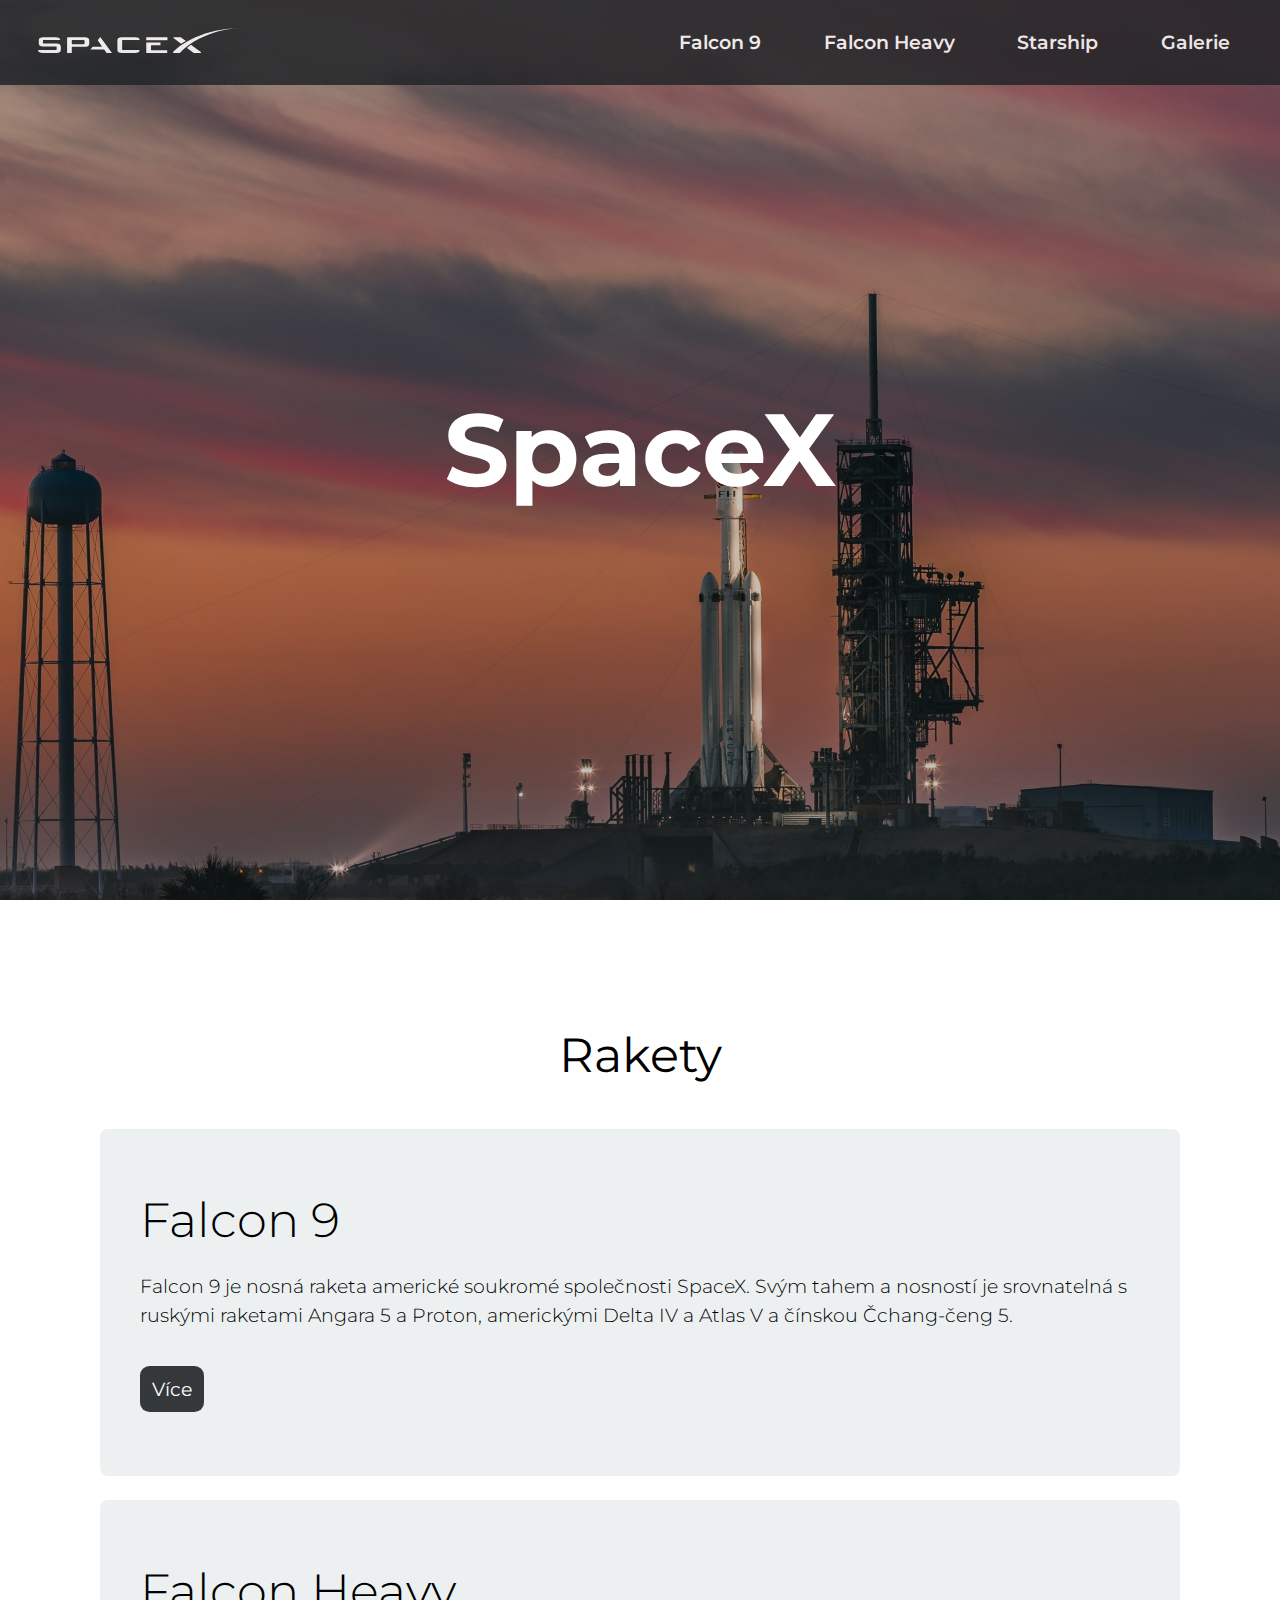
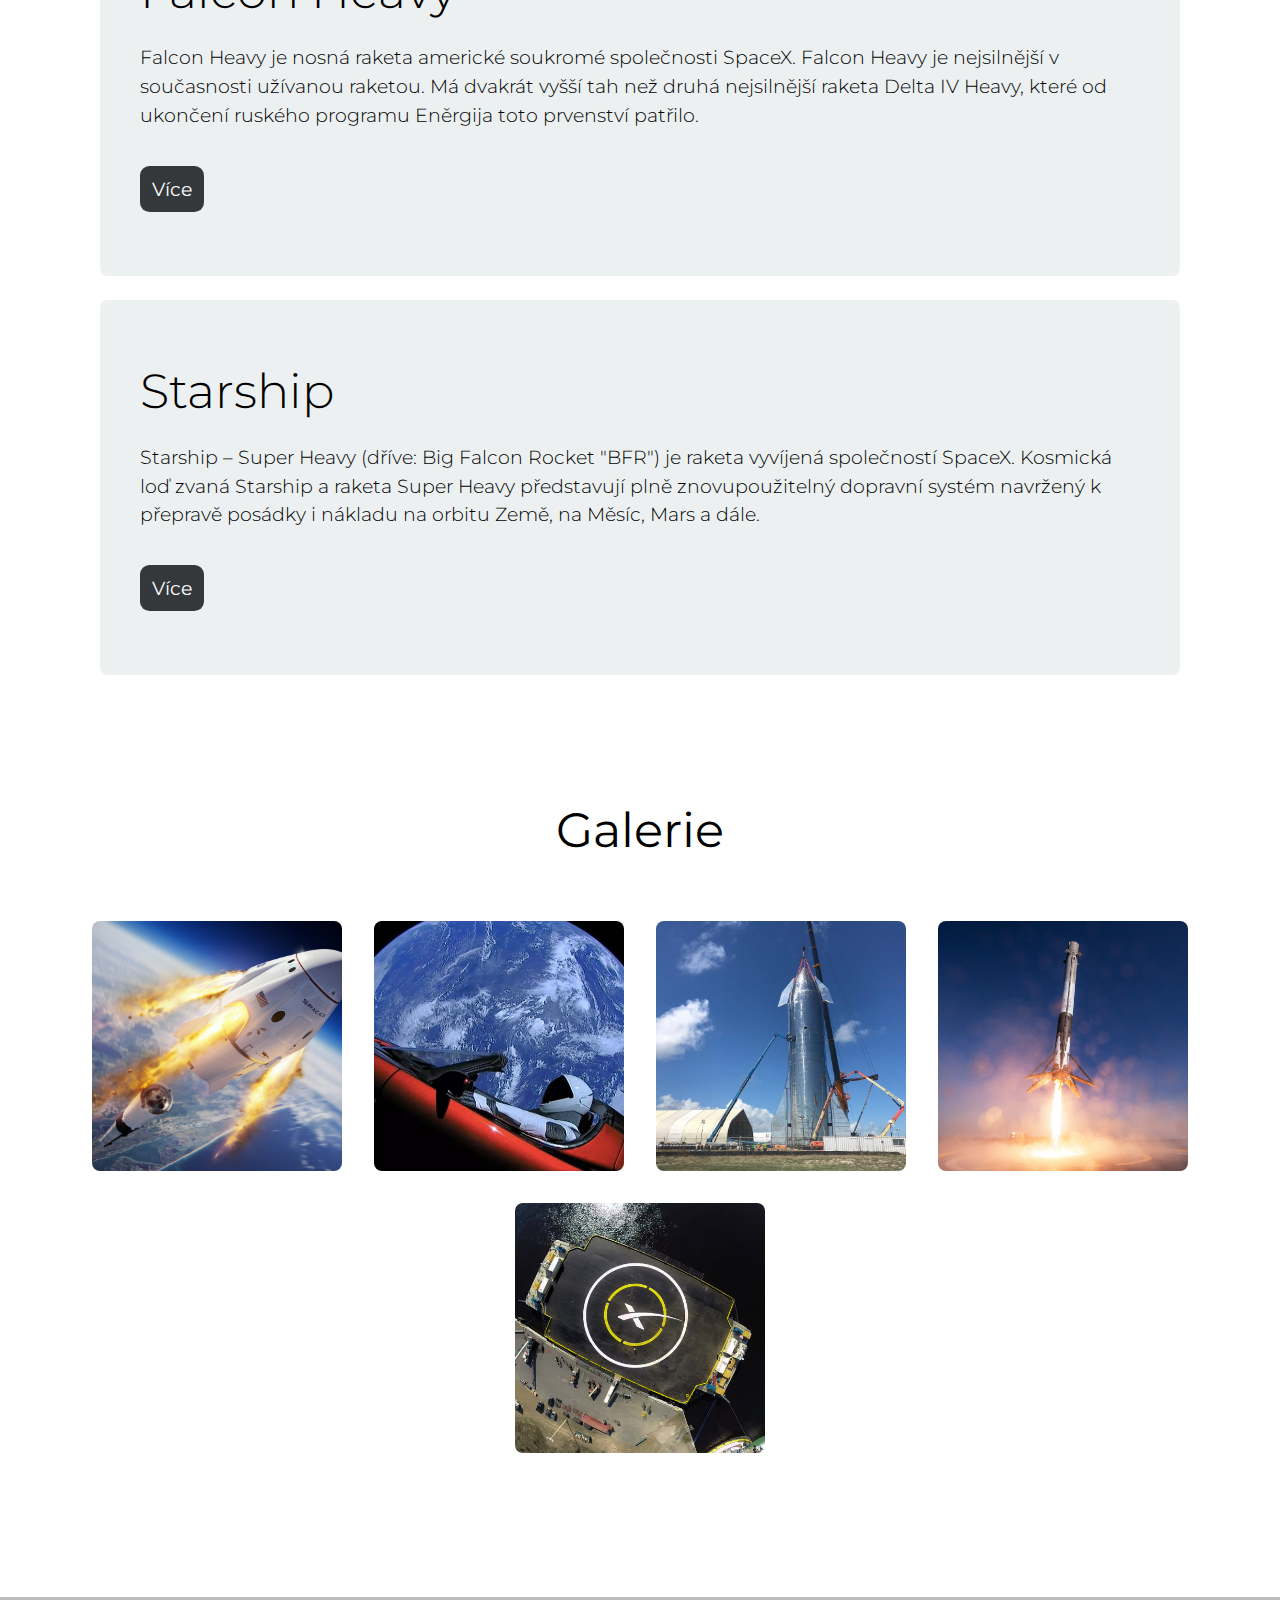
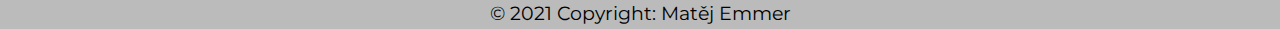
<file: index.html>
<!DOCTYPE html>
<html lang="cs">
<head>
  <meta charset="UTF-8">
  <meta http-equiv="X-UA-Compatible" content="IE=edge">
  <meta name="viewport" content="width=device-width, initial-scale=1.0">
  <link rel="stylesheet" href="./css/style.css">
  <link rel="stylesheet" href="./css/normalize.css">
  <link rel="stylesheet" href="https://cdnjs.cloudflare.com/ajax/libs/font-awesome/4.7.0/css/font-awesome.min.css">
  <title>SpaceX</title>
</head>
<body>
<nav>
  <a class="navbar-brand" href="./index.html">
    <img src="./images/spacex_logo.svg" alt="SpaceX logo" width="200" >  
  </a>
  <ul class="nav-items" id="items">
    <li class="nav-item">
      <a class="nav-link" href="#F9">Falcon 9</a>
    </li>
    <li class="nav-item">
      <a class="nav-link" href="#FH">Falcon Heavy</a>
    </li>
    <li class="nav-item">
      <a class="nav-link" href="#Starship">Starship</a>
    </li>
    <li class="nav-item">
      <a class="nav-link" href="#galerie">Galerie</a>
    </li>
  </ul>
  <a href="javascript:void(0);" class="icon" onclick="open_navbar()">
    <i class="fa fa-bars"></i>
  </a>
</nav>

<div class="title-image mb-standard">
  <h1>SpaceX</h1>
</div>

<div class="mb-standard">
  <h1 class="sekce-nadpis" id="F9">Rakety</h1>
  <div class="jumbotron">
    <h2 class="jumbotron-nadpis">Falcon 9</h2>
    <p class="jumbotron-text">Falcon 9 je nosná raketa americké soukromé společnosti SpaceX. Svým tahem a nosností je srovnatelná s ruskými raketami Angara 5 a Proton, americkými Delta IV a Atlas V a čínskou Čchang-čeng 5.</p>
    <p class="lead" id="FH">
      <a class="button-green" href="./rakety/Falcon9.html" role="button">Více</a>
    </p>
  </div>
  <div class="jumbotron">
    <h2 class="jumbotron-nadpis">Falcon Heavy</h2>
    <p class="jumbotron-text">Falcon Heavy je nosná raketa americké soukromé společnosti SpaceX. Falcon Heavy je nejsilnější v současnosti užívanou raketou. Má dvakrát vyšší tah než druhá nejsilnější raketa Delta IV Heavy, které od ukončení ruského programu Eněrgija toto prvenství patřilo.</p>
    <p class="lead" id="Starship">
      <a class="button-green" href="./rakety/FalconHeavy.html" role="button">Více</a>
    </p>
  </div>
  <div class="jumbotron">
    <h2 class="jumbotron-nadpis">Starship</h2>
    <p class="jumbotron-text">Starship – Super Heavy (dříve: Big Falcon Rocket "BFR") je raketa vyvíjená společností SpaceX. Kosmická loď zvaná Starship a raketa Super Heavy představují plně znovupoužitelný dopravní systém navržený k přepravě posádky i nákladu na orbitu Země, na Měsíc, Mars a dále.</p>
    <p class="lead">
      <a class="button-green" href="./rakety/Starship.html" role="button">Více</a>
    </p>
  </div>
</div>


<div class="mb-standard">
  <h1 class="sekce-nadpis" id="galerie">Galerie</h1>
  <div class="galerie">
    <img class="galerie-fotka" src="./images/dragon.jpg" alt="Crew dragon">
    <img class="galerie-fotka" src="./images/starman.jpg" alt="Starman auto">
    <img class="galerie-fotka" src="./images/starshipGalerie.jpg" alt="Starship prototyp">
    <img class="galerie-fotka" src="./images/F9Landing.jpg" alt="Přistání boosteru Falcon 9">
    <img class="galerie-fotka" src="./images/lod.jpg" alt="Přistávací loď">
  </div>
</div>

<!-- Footer -->
<footer>
  <div class="copyright">
    <p>© 2021 Copyright: Matěj Emmer</p>
  </div>
</footer>
<script src="./js/script.js"></script>
</body>
</html>
</file>
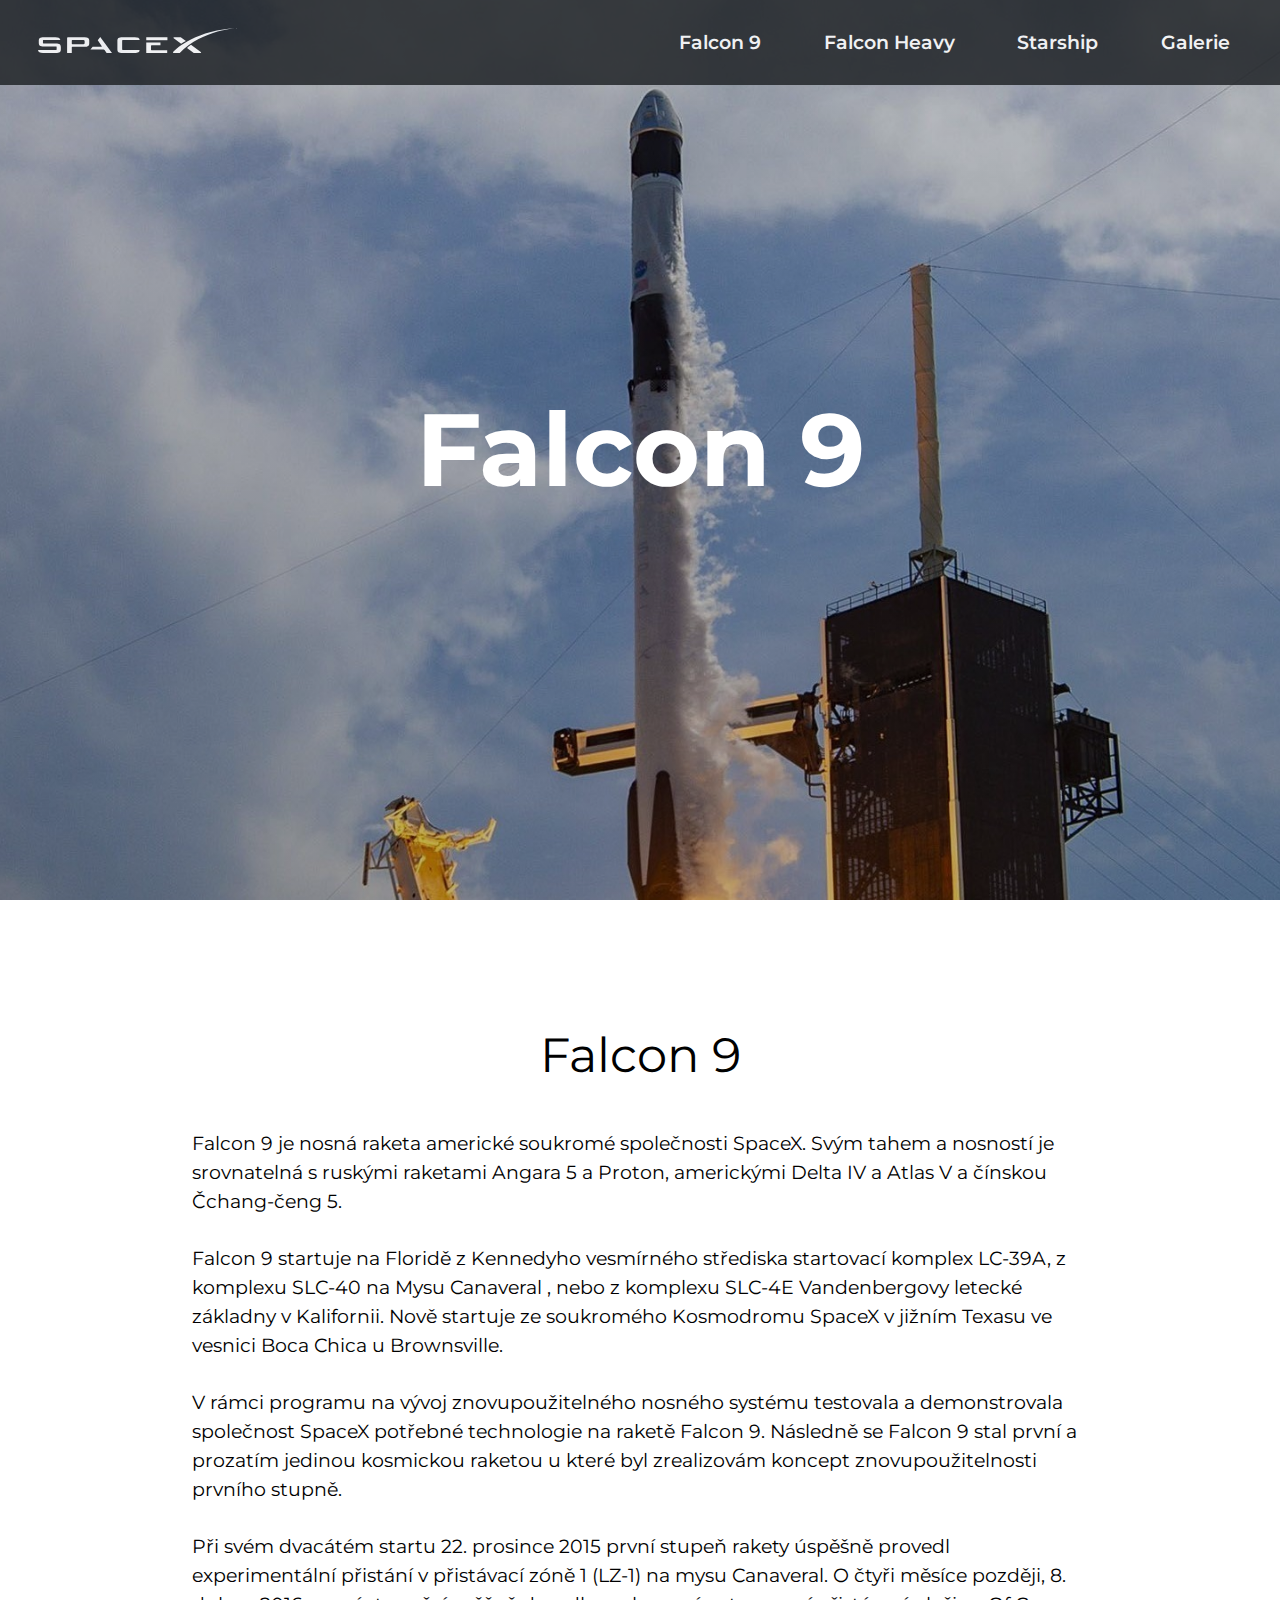
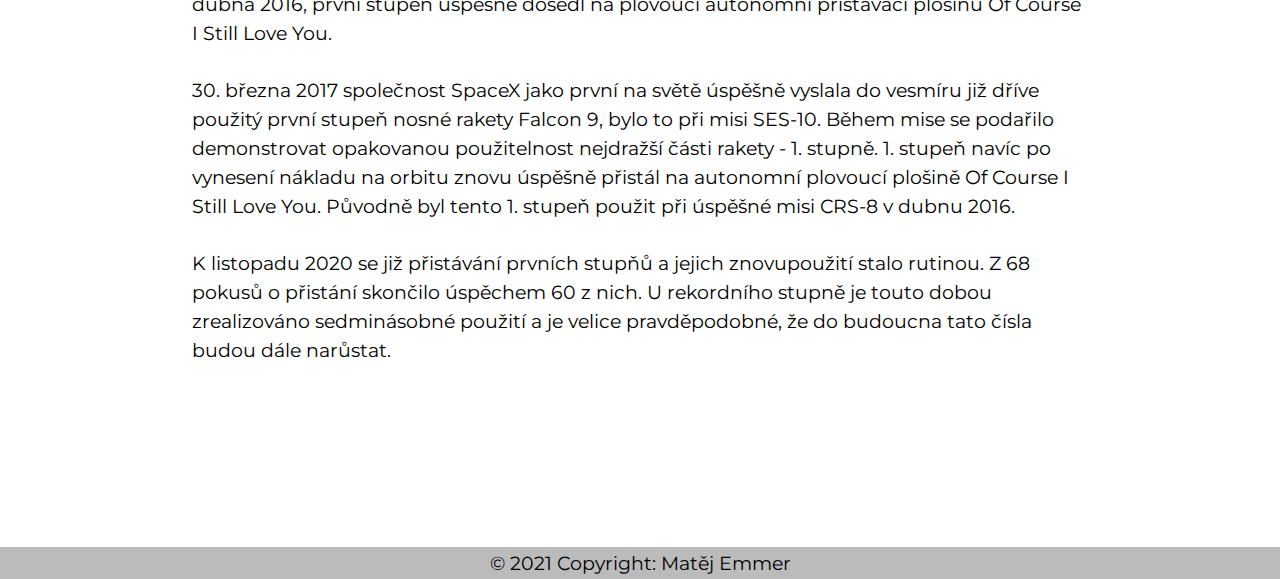
<file: rakety/Falcon9.html>
<!DOCTYPE html>
<html lang="cs">
<head>
  <meta charset="UTF-8">
  <meta http-equiv="X-UA-Compatible" content="IE=edge">
  <meta name="viewport" content="width=device-width, initial-scale=1.0">
  <link rel="stylesheet" href="../css/style.css">
  <link rel="stylesheet" href="../css/normalize.css">
  <link rel="stylesheet" href="https://cdnjs.cloudflare.com/ajax/libs/font-awesome/4.7.0/css/font-awesome.min.css">
  <title>Falcon 9</title>
</head>
<body>
<nav>
  <a class="navbar-brand" href="../index.html">
    <img src="../images/spacex_logo.svg" alt="SpaceX logo" width="200" >  
  </a>
  <ul class="nav-items" id="items">
    <li class="nav-item">
      <a class="nav-link" href="../index.html#F9">Falcon 9</a>
    </li>
    <li class="nav-item">
      <a class="nav-link" href="../index.html#FH">Falcon Heavy</a>
    </li>
    <li class="nav-item">
      <a class="nav-link" href="../index.html#Starship">Starship</a>
    </li>
    <li class="nav-item">
      <a class="nav-link" href="../index.html#galerie">Galerie</a>
    </li>
  </ul>
  <a href="javascript:void(0);" class="icon" onclick="open_navbar()">
    <i class="fa fa-bars"></i>
  </a>
</nav>

<div class="title-image mb-standard" id="falcon9-background">
  <h1>Falcon 9</h1>
</div>    

<h1 class="sekce-nadpis">Falcon 9</h1>
<p class="raketa-text">
  Falcon 9 je nosná raketa americké soukromé společnosti SpaceX. Svým tahem a nosností je srovnatelná s ruskými raketami Angara 5 a Proton, americkými Delta IV a Atlas V a čínskou Čchang-čeng 5.<br><br>
  Falcon 9 startuje na Floridě z Kennedyho vesmírného střediska startovací komplex LC-39A, z komplexu SLC-40 na Mysu Canaveral , nebo z komplexu SLC-4E Vandenbergovy letecké základny v Kalifornii. Nově startuje ze soukromého Kosmodromu SpaceX v jižním Texasu ve vesnici Boca Chica u Brownsville.<br><br>
  V rámci programu na vývoj znovupoužitelného nosného systému testovala a demonstrovala společnost SpaceX potřebné technologie na raketě Falcon 9. Následně se Falcon 9 stal první a prozatím jedinou kosmickou raketou u které byl zrealizovám koncept znovupoužitelnosti prvního stupně.<br><br>
  Při svém dvacátém startu 22. prosince 2015 první stupeň rakety úspěšně provedl experimentální přistání v přistávací zóně 1 (LZ-1) na mysu Canaveral. O čtyři měsíce později, 8. dubna 2016, první stupeň úspěšně dosedl na plovoucí autonomní přistávací plošinu Of Course I Still Love You.<br><br>
  30. března 2017 společnost SpaceX jako první na světě úspěšně vyslala do vesmíru již dříve použitý první stupeň nosné rakety Falcon 9, bylo to při misi SES-10. Během mise se podařilo demonstrovat opakovanou použitelnost nejdražší části rakety - 1. stupně. 1. stupeň navíc po vynesení nákladu na orbitu znovu úspěšně přistál na autonomní plovoucí plošině Of Course I Still Love You. Původně byl tento 1. stupeň použit při úspěšné misi CRS-8 v dubnu 2016.<br><br>
  K listopadu 2020 se již přistávání prvních stupňů a jejich znovupoužití stalo rutinou. Z 68 pokusů o přistání skončilo úspěchem 60 z nich. U rekordního stupně je touto dobou zrealizováno sedminásobné použití a je velice pravděpodobné, že do budoucna tato čísla budou dále narůstat. <br><br>
</p>

<!-- Footer -->
<footer>
  <div class="copyright">
    <p>© 2021 Copyright: Matěj Emmer</p>
  </div>
</footer>
<script src="../js/script.js"></script>
</body>
</html>
</file>
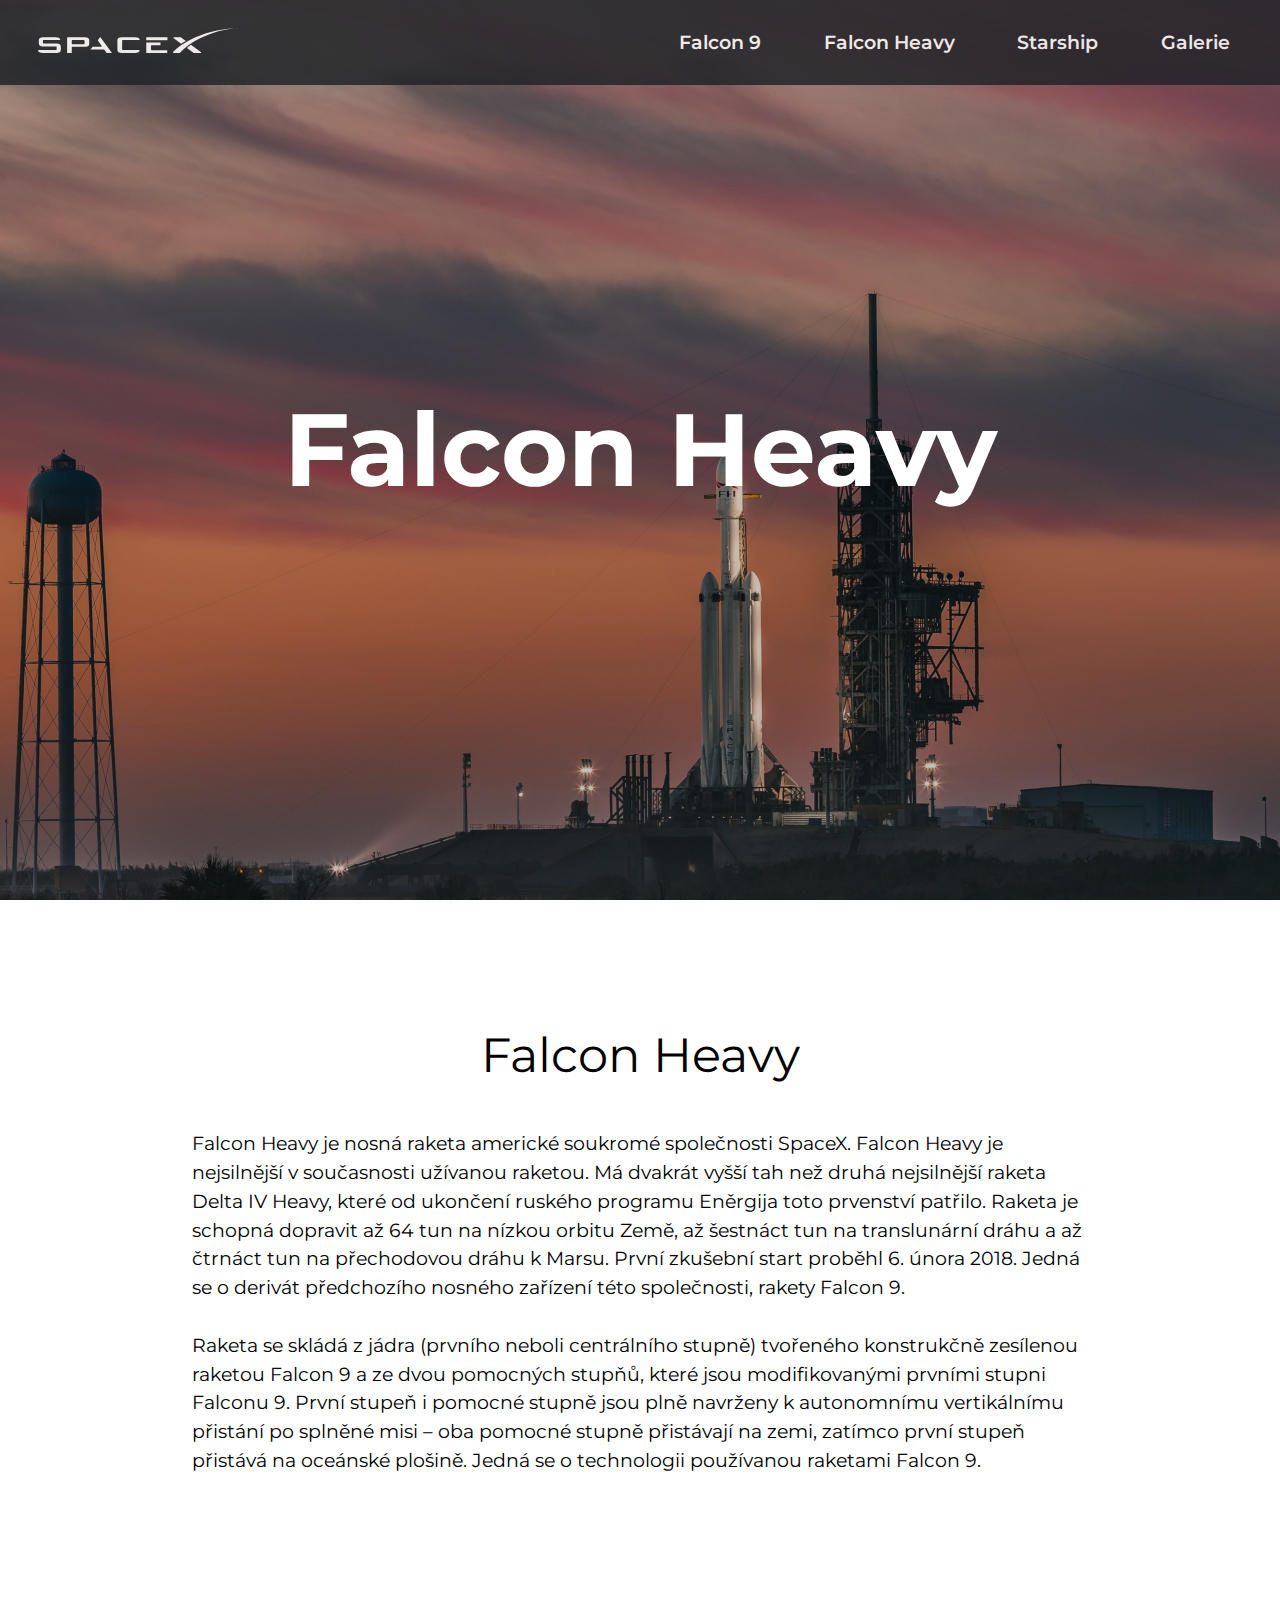
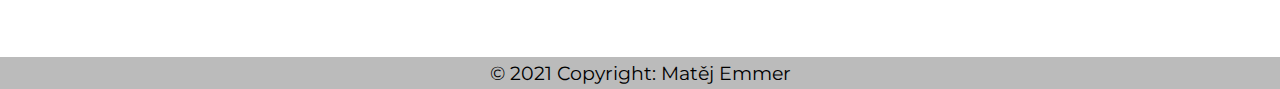
<file: rakety/FalconHeavy.html>
<!DOCTYPE html>
<html lang="cs">
<head>
  <meta charset="UTF-8">
  <meta http-equiv="X-UA-Compatible" content="IE=edge">
  <meta name="viewport" content="width=device-width, initial-scale=1.0">
  <link rel="stylesheet" href="../css/style.css">
  <link rel="stylesheet" href="../css/normalize.css">
  <link rel="stylesheet" href="https://cdnjs.cloudflare.com/ajax/libs/font-awesome/4.7.0/css/font-awesome.min.css">
  <title>Falcon Heavy</title>
</head>
<body>
<nav>
  <a class="navbar-brand" href="../index.html">
    <img src="../images/spacex_logo.svg" alt="SpaceX logo" width="200" >  
  </a>
  <ul class="nav-items" id="items">
    <li class="nav-item">
      <a class="nav-link" href="../index.html#F9">Falcon 9</a>
    </li>
    <li class="nav-item">
      <a class="nav-link" href="../index.html#FH">Falcon Heavy</a>
    </li>
    <li class="nav-item">
      <a class="nav-link" href="../index.html#Starship">Starship</a>
    </li>
    <li class="nav-item">
      <a class="nav-link" href="../index.html#galerie">Galerie</a>
    </li>
  </ul>
  <a href="javascript:void(0);" class="icon" onclick="open_navbar()">
    <i class="fa fa-bars"></i>
  </a>
</nav>

<div class="title-image mb-standard" id="falconheavy-background">
  <h1>Falcon Heavy</h1>
</div>    

<h1 class="sekce-nadpis">Falcon Heavy</h1>
<p class="raketa-text">
  Falcon Heavy je nosná raketa americké soukromé společnosti SpaceX. Falcon Heavy je nejsilnější v současnosti užívanou raketou. Má dvakrát vyšší tah než druhá nejsilnější raketa Delta IV Heavy, které od ukončení ruského programu Eněrgija toto prvenství patřilo. Raketa je schopná dopravit až 64 tun na nízkou orbitu Země, až šestnáct tun na translunární dráhu a až čtrnáct tun na přechodovou dráhu k Marsu. První zkušební start proběhl 6. února 2018. Jedná se o derivát předchozího nosného zařízení této společnosti, rakety Falcon 9.<br><br>
  Raketa se skládá z jádra (prvního neboli centrálního stupně) tvořeného konstrukčně zesílenou raketou Falcon 9 a ze dvou pomocných stupňů, které jsou modifikovanými prvními stupni Falconu 9. První stupeň i pomocné stupně jsou plně navrženy k autonomnímu vertikálnímu přistání po splněné misi – oba pomocné stupně přistávají na zemi, zatímco první stupeň přistává na oceánské plošině. Jedná se o technologii používanou raketami Falcon 9. <br><br>
</p>

<!-- Footer -->
<footer>
  <div class="copyright">
    <p>© 2021 Copyright: Matěj Emmer</p>
  </div>
</footer>
<script src="../js/script.js"></script>
</body>
</html>
</file>
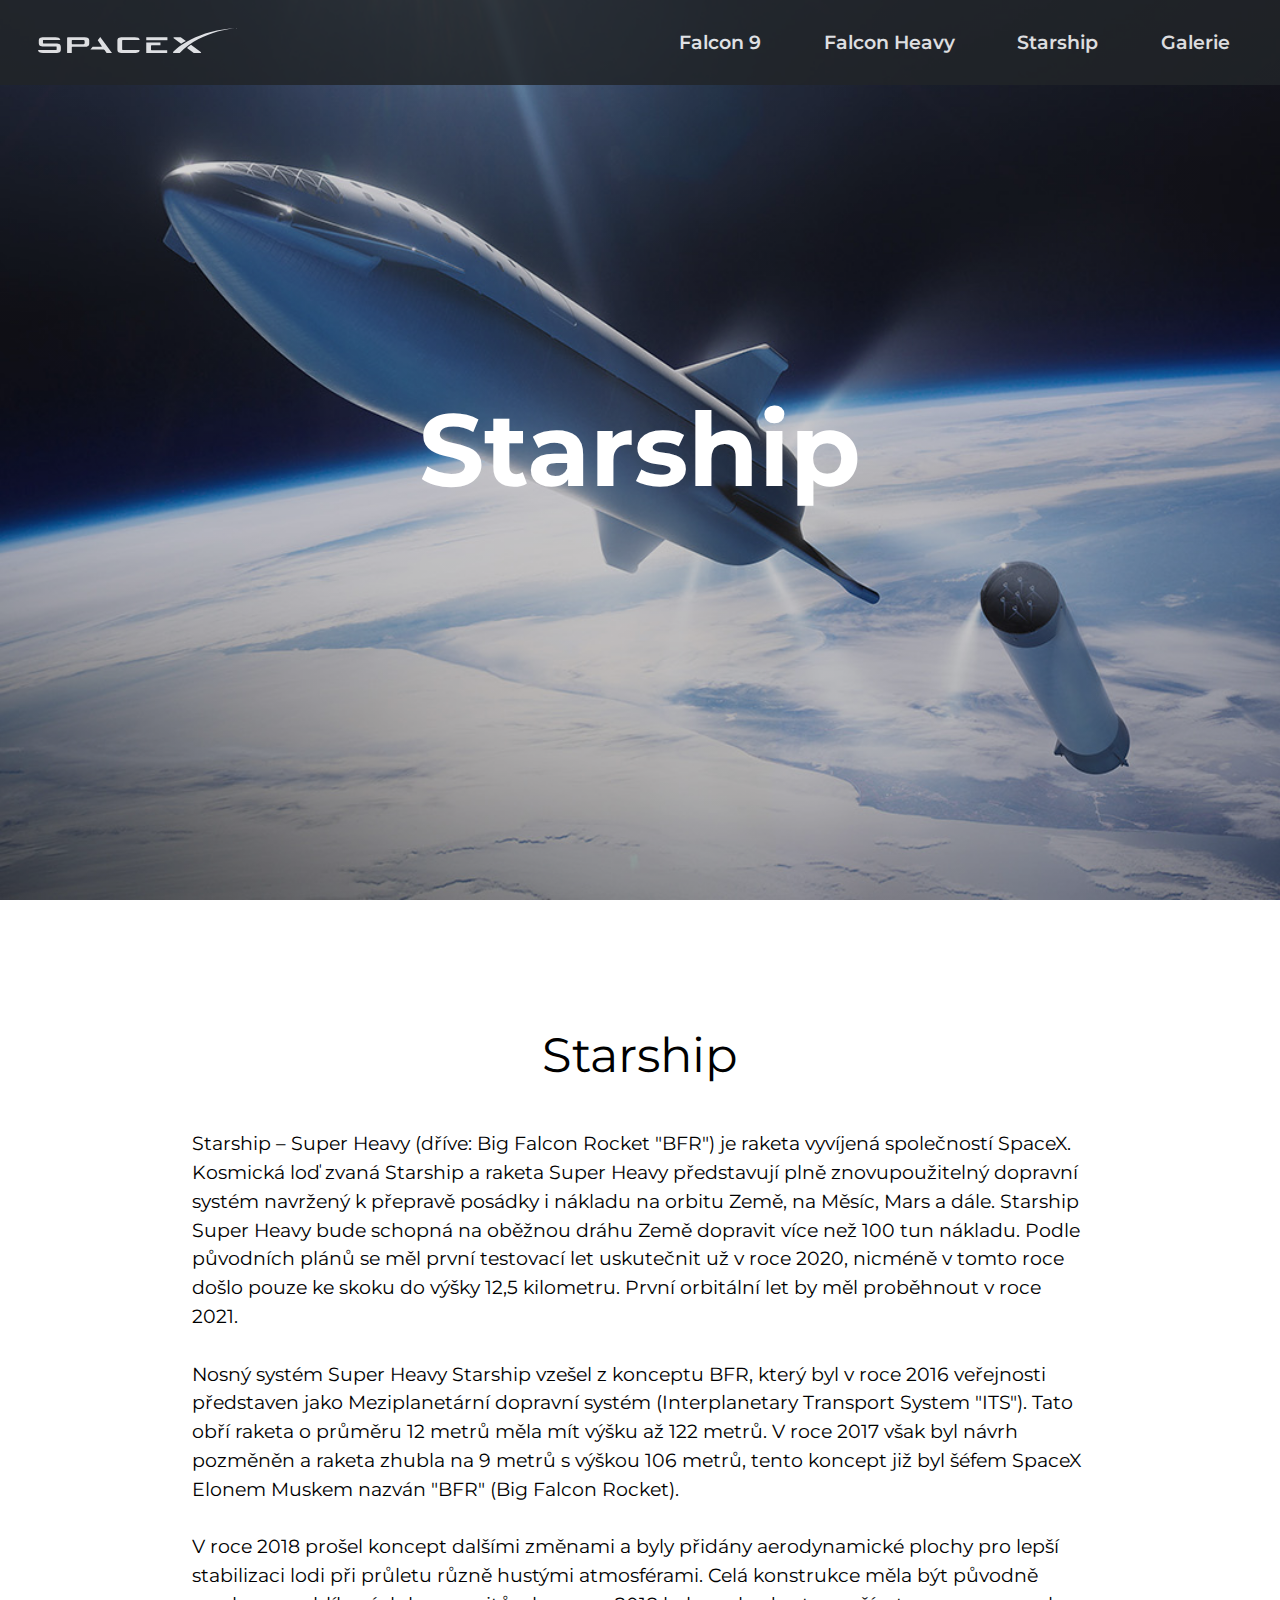
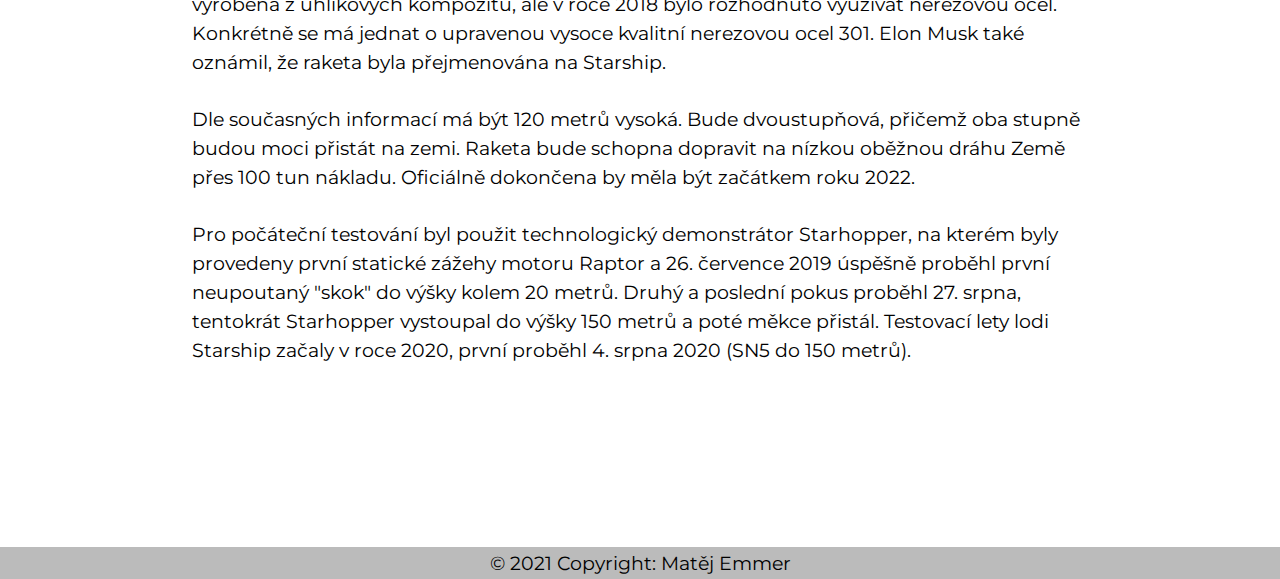
<file: rakety/Starship.html>
<!DOCTYPE html>
<html lang="cs">
<head>
  <meta charset="UTF-8">
  <meta http-equiv="X-UA-Compatible" content="IE=edge">
  <meta name="viewport" content="width=device-width, initial-scale=1.0">
  <link rel="stylesheet" href="../css/style.css">
  <link rel="stylesheet" href="../css/normalize.css">
  <link rel="stylesheet" href="https://cdnjs.cloudflare.com/ajax/libs/font-awesome/4.7.0/css/font-awesome.min.css">
  <title>Starship</title>
</head>
<body>
<nav>
  <a class="navbar-brand" href="../index.html">
    <img src="../images/spacex_logo.svg" alt="SpaceX logo" width="200" >  
  </a>
  <ul class="nav-items" id="items">
    <li class="nav-item">
      <a class="nav-link" href="../index.html#F9">Falcon 9</a>
    </li>
    <li class="nav-item">
      <a class="nav-link" href="../index.html#FH">Falcon Heavy</a>
    </li>
    <li class="nav-item">
      <a class="nav-link" href="../index.html#Starship">Starship</a>
    </li>
    <li class="nav-item">
      <a class="nav-link" href="../index.html#galerie">Galerie</a>
    </li>
  </ul>
  <a href="javascript:void(0);" class="icon" onclick="open_navbar()">
    <i class="fa fa-bars"></i>
  </a>
</nav>

<div class="title-image mb-standard" id="starship-background">
  <h1>Starship</h1>
</div>    

<h1 class="sekce-nadpis">Starship</h1>
<p class="raketa-text">
    Starship – Super Heavy (dříve: Big Falcon Rocket "BFR") je raketa vyvíjená společností SpaceX. Kosmická loď zvaná Starship a raketa Super Heavy představují plně znovupoužitelný dopravní systém navržený k přepravě posádky i nákladu na orbitu Země, na Měsíc, Mars a dále. Starship Super Heavy bude schopná na oběžnou dráhu Země dopravit více než 100 tun nákladu. Podle původních plánů se měl první testovací let uskutečnit už v roce 2020, nicméně v tomto roce došlo pouze ke skoku do výšky 12,5 kilometru. První orbitální let by měl proběhnout v roce 2021.<br><br>
    Nosný systém Super Heavy Starship vzešel z konceptu BFR, který byl v roce 2016 veřejnosti představen jako Meziplanetární dopravní systém (Interplanetary Transport System "ITS"). Tato obří raketa o průměru 12 metrů měla mít výšku až 122 metrů. V roce 2017 však byl návrh pozměněn a raketa zhubla na 9 metrů s výškou 106 metrů, tento koncept již byl šéfem SpaceX Elonem Muskem nazván "BFR" (Big Falcon Rocket).<br><br>
V roce 2018 prošel koncept dalšími změnami a byly přidány aerodynamické plochy pro lepší stabilizaci lodi při průletu různě hustými atmosférami. Celá konstrukce měla být původně vyrobena z uhlíkových kompozitů, ale v roce 2018 bylo rozhodnuto využívat nerezovou ocel. Konkrétně se má jednat o upravenou vysoce kvalitní nerezovou ocel 301. Elon Musk také oznámil, že raketa byla přejmenována na Starship.<br><br>
Dle současných informací má být 120 metrů vysoká. Bude dvoustupňová, přičemž oba stupně budou moci přistát na zemi. Raketa bude schopna dopravit na nízkou oběžnou dráhu Země přes 100 tun nákladu. Oficiálně dokončena by měla být začátkem roku 2022.<br><br>
Pro počáteční testování byl použit technologický demonstrátor Starhopper, na kterém byly provedeny první statické zážehy motoru Raptor a 26. července 2019 úspěšně proběhl první neupoutaný "skok" do výšky kolem 20 metrů. Druhý a poslední pokus proběhl 27. srpna, tentokrát Starhopper vystoupal do výšky 150 metrů a poté měkce přistál. Testovací lety lodi Starship začaly v roce 2020, první proběhl 4. srpna 2020 (SN5 do 150 metrů). <br><br>
</p>

<!-- Footer -->
<footer>
  <div class="copyright">
    <p>© 2021 Copyright: Matěj Emmer</p>
  </div>
</footer>
<script src="../js/script.js"></script>
</body>
</html>
</file>
<file: css/style.css>
@import url('https://fonts.googleapis.com/css2?family=Montserrat:ital,wght@0,300;0,400;0,500;0,600;0,700;0,800;1,900&display=swap');

* {
    margin: 0;
    padding: 0;
    scroll-behavior: smooth;
}

:root {
    --navbar-margin: 3vw;
    --standard-margin: 8em;
}

body {
    font-family: 'Montserrat', sans-serif;
    overflow-x: hidden;
}

p {
    font-size: 1.2em;
}

/* - Global stuff - */
.mb-standard {
    margin-bottom: var(--standard-margin);
}

#falcon9-background.title-image {
    background-image: linear-gradient( rgba(0, 0, 0, 0.15), rgba(0, 0, 0, 0.25) ), url(../images/Falcon9.jpg) !important;
}
#falconheavy-background.title-image {
    background-image: linear-gradient( rgba(0, 0, 0, 0.15), rgba(0, 0, 0, 0.25) ), url(../images/title-image.jpg) !important;
}
#starship-background.title-image {
    background-image: linear-gradient( rgba(0, 0, 0, 0.15), rgba(0, 0, 0, 0.25) ), url(../images/Starship.jpg) !important;
}

.raketa-text {
    width: 70vw;
    margin: 0 auto var(--standard-margin) auto;
    line-height: 1.5em;
}



/* - Navbar - */
nav {
    background-color: #212529 !important;
    position: fixed;
    align-items: center;
    top: 0;
    left: 0;
    right: 0;
    height: 85px;
    display: flex;
    flex-direction: row;
    justify-content: space-between;
    opacity: 0.85;
}

nav > ul {
    display: flex;
    flex-direction: row;
    list-style-type: none;
}

nav > ul > li {
    margin: 0 var(--navbar-margin) 0 0;
}

nav > ul > li > a {
    text-decoration: none;
    color: white;
    font-weight: 600;
    font-size: 1.2em;
    padding: 12px;
    transition: 0.3s;
}

nav > ul > li > a:hover {
    background-color: #0a0a0a;
    transition: 0.3s;
}

nav > .icon {
    display: none;
}

.navbar-brand {
    margin-left: var(--navbar-margin);
    transition: 0.3s;
}
.navbar-brand:hover {
    filter: brightness(75%);
    transition: 0.3s;
}


/* - Úvodní stránka - */
.title-image {
    width: 100%;
    height: 100vh;
    background-image: linear-gradient( rgba(0, 0, 0, 0.15), rgba(0, 0, 0, 0.25) ), url(../images/title-image.jpg);
    background-position: bottom;
    background-repeat: no-repeat;
    background-size: cover;
    background-attachment: fixed;
    align-items: center;
    justify-content: center;
    display: flex;
}

.title-image h1 {
    color: white;
    font-size: 8vw;
}

.sekce-nadpis {
    text-align: center;
    font-size: 3em;
    font-weight: 400;
    margin-bottom: 46px;
}

.jumbotron {
    display: block;
    width: 1000px;
    background: #ecf0f1;
    padding: 4em 2.5em 4em 2.5em;
    margin: 1.5em auto 1.5em auto;
    border-radius: 0.5em;
}
.jumbotron-nadpis {
    font-weight: 300;
    font-size: 3em;
    margin-bottom: 24px;
}
.jumbotron-text {
    font-weight: 300;
    margin-bottom: 24px;
    line-height: 1.5em;
}

.button-green {
    background-color: #34383b;
    padding: 12px;
    border-radius: 0.5em;
    text-decoration: none;
    color: white;
    display: inline-block;
    margin-top: 12px;
    transition: 0.3s;
}
.button-green:hover {
    background-color: #0e0e0e;
    transition: 0.3s;
}

.galerie {
    display: flex;
    justify-content: center;
    flex-flow: row wrap;
}
.galerie-fotka {
    width: 250px;
    height: 250px;
    object-fit: cover;
    margin: 16px;
    border-radius: 0.5em;
    transition: 0.3s;
}
.galerie-fotka:hover {
    filter: brightness(80%);
    transition: 0.3s;
}

/* - Footer - */

.copyright {
    width: 100vw;
    height: 32px;
    background-color: rgb(187, 187, 187);
}

.copyright > p {
    text-align: center;
    line-height: 32px;
}


/* - Responzivnost - */


@media (max-width: 1150px) {
    .jumbotron {
        width: 80% !important;
    }

    .raketa-text {
        width: 80vw;
    }
}

@media (max-width: 920px) {
    .nav-items {
        display: none;
        margin-top: 277px;
        position: absolute;
        right: 0;
    }

    nav > ul > li > a {
        /*padding: 14px 16px;*/
        display: block;
        text-align: center;
        background-color: black;
        width: 150px;
        height: 24px;
    }
    nav > ul > li {
        margin-right: 0;
    }
  
    /* Style the hamburger menu */
    nav > .icon {
        display: block;
        margin-right: var(--navbar-margin);
    }

    nav > .icon > i {
        color: white;
        font-size: 28px;
    }
    
    /* Add a grey background color on mouse-over */
    nav > .icon > i:hover {
        color: black;
    }
}

@media (max-width: 720px) {
    body {
        font-size: 95%;
    }

    .galerie-fotka {
        width: 190px;
        height: 190px;
        margin: 6px;
    }

    .raketa-text {
        width: 90vw;
    }
}

@media (max-width: 480px) {
    body {
        font-size: 85%;
    }

    .title-image h1 {
        font-size: 14vw;
    }

    .galerie-fotka {
        width: 140px;
        height: 140px;
        margin: 6px;
    }
}
</file>
